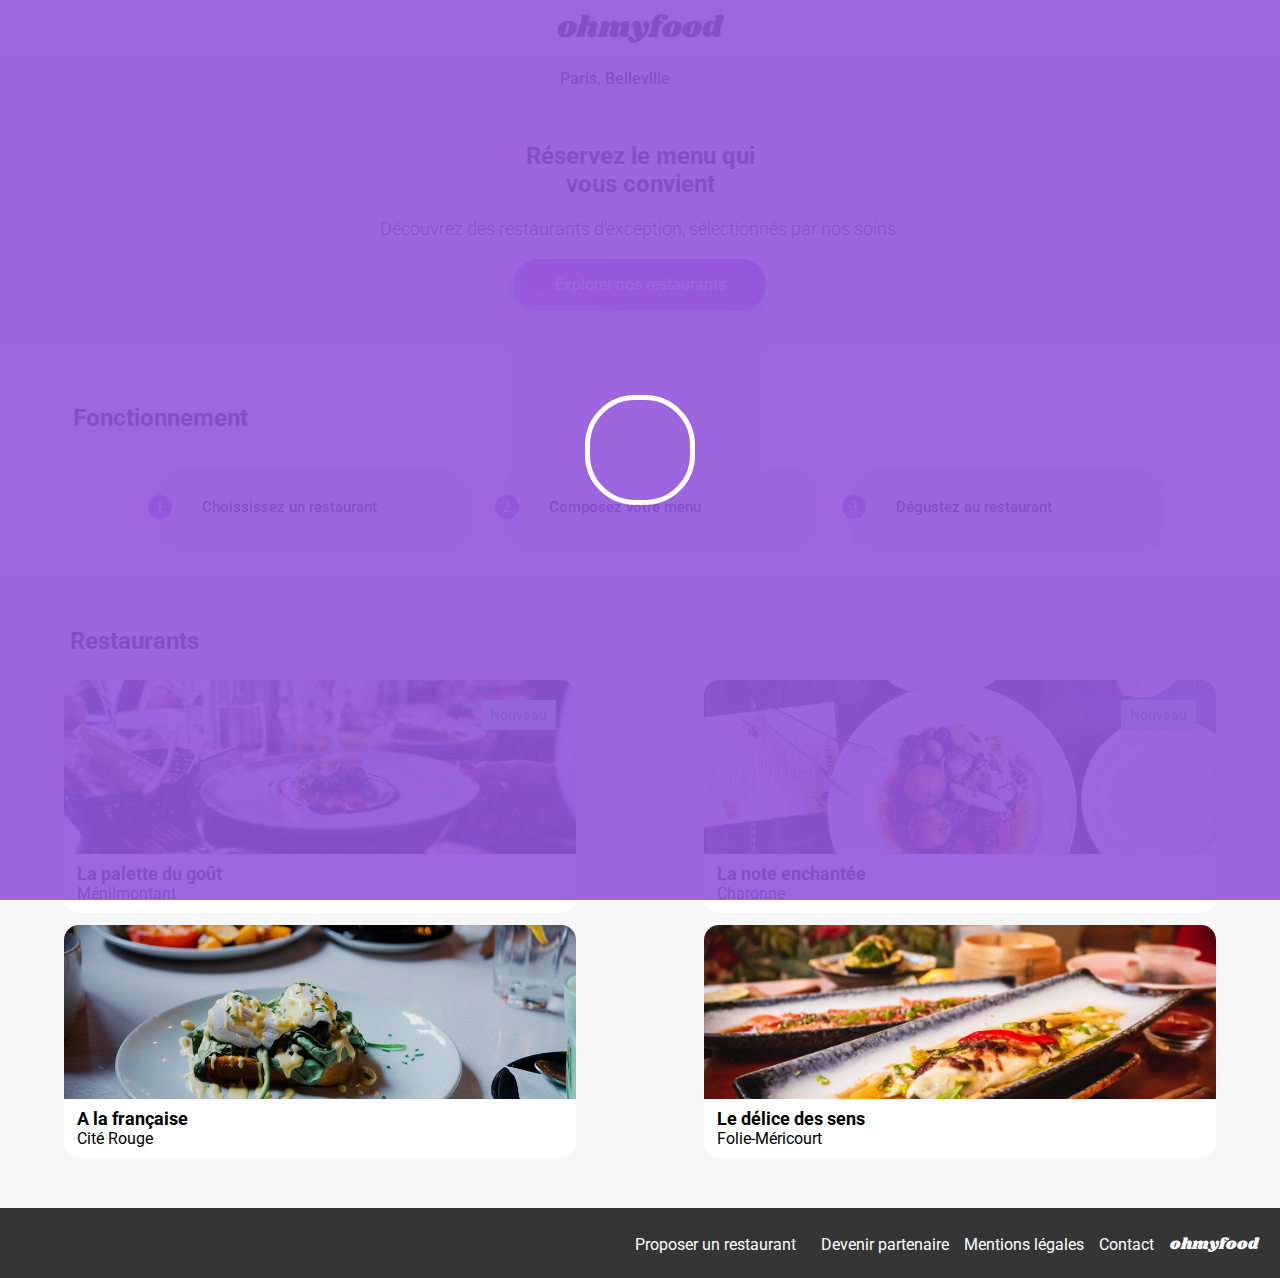
<file: index.html>
<!DOCTYPE html>
<html lang="fr">
  <head>
    <meta charset="UTF-8" />
    <meta name="viewport" content="width=device-width, initial-scale=1.0" />
    <title>ohmyfood</title>
    <link rel="stylesheet" href="https://cdnjs.cloudflare.com/ajax/libs/font-awesome/6.4.2/css/all.min.css"
    integrity="sha512-z3gLpd7yknf1YoNbCzqRKc4qyor8gaKU1qmn+CShxbuBusANI9QpRohGBreCFkKxLhei6S9CQXFEbbKuqLg0DA=="
    crossorigin="anonymous" referrerpolicy="no-referrer" />
 
    <link rel="stylesheet" href="assets/style.css" />
  </head>
    <body>  
        <div class="loader">
            
        
      </div>

            <header>
                <div class="logo">
                    <img src="assets/logo/ohmyfood.png" alt="ohmyfood"/>
                </div>
            
            <nav class="navbar">
                <i class="fa-solid fa-location-dot"></i>
                <input 
                    type="search"
                    class="text-recherche"
                    name="localisation"
                    placeholder="Paris, Belleville"/>
            </nav>
            </header>
        <main>
        <div class="explorer">
            <h1> Réservez le menu qui<br/>vous convient</h1>
                <h2>Découvrez des restaurants d'exception, sélectionnés par nos soins.</h2>
                <div class="button"> Explorer nos restaurants</div>
        </div>
        <section class="foncionning">
            <h3> Fonctionnement </h3>
            <div class="choix">
                <ol> 
                    <li>
                    <div class="number"> 1</div>
                            <i class="fa-solid fa-mobile-screen-button"></i>
                         <p> Choississez un restaurant</p>
                    </li>
                    <li>
                        <div class="number"> 2</div>
                            <i class="fa-solid fa-list-ul"></i>
                        <p> Composez votre menu</p>
                    </li>
                    <li>
                    <div class="number"> 3</div>
                            <i class="fa-solid fa-store"></i>
                        <p> Dégustez au restaurant</p>
                    </ol>
                 </div>  
            
        </section>
        <section class="restaurants">
            <h3> Restaurants</h3>
            <div class="listrestaurant">
            <article class="card"> 
                <a href="Lapalettedugout.html" class="palettedugout">
                <img src="assets/restaurants/jay-wennington-N_Y88TWmGwA-unsplash.jpg" alt="image d'une assiette sur une grande tablée">
                </a>
                <div class="cardcontent">
                <span> La palette du goût</span>
                    <p>Ménilmontant</p>
                      <div class="hearthsContainer positionned">
                        <i class="far fa-heart hearthsContainer--hearth empty"></i>
                  <i class="fas fa-heart hearthsContainer--hearth full"></i>
                      </div>
                <p class="nouveau"> Nouveau</p>
            </div>
            </article>
            <article class="card">
                <a href="Lanoteenchantée.html" class="lanoteenchantée">
                 <img src="assets/restaurants/stil-u2Lp8tXIcjw-unsplash.jpg" alt="image d'une assiette avec du pain">
            </a>
            <div class="cardcontent">
                <span> La note enchantée</span> 
                    <p> Charonne</p> 
                    <div class="hearthsContainer positionned">
                        <i class="far fa-heart hearthsContainer--hearth empty"></i>
                        <i class="fas fa-heart hearthsContainer--hearth full"></i>
                      </div>
                    <p class="nouveau">Nouveau</p>
            </div>
            </article> 
            <article class="card">
                <a href="Alafrançaise.html" class="Alafrançaise">
                <img src="assets/restaurants/toa-heftiba-DQKerTsQwi0-unsplash.jpg" alt="image d'une assiette">
                </a>
                <div class="cardcontent"> 
                <span> A la française</span>
                <p>Cité Rouge</p>
                <div class="hearthsContainer positionned">
                    <i class="far fa-heart hearthsContainer--hearth empty"></i>
                    <i class="fas fa-heart hearthsContainer--hearth full"></i>
                  </div>
            </div>
            </article>
            <article class="card">
                <a href="Ledélicedessens.html" class="délicedessens">
                <img src="assets/restaurants/louis-hansel-shotsoflouis-qNBGVyOCY8Q-unsplash.jpg" alt="assiette longue">
                </a>
                <div class="cardcontent">
                <span>Le délice des sens</span>
                <p>Folie-Méricourt</p>
                <div class="hearthsContainer positionned">
                    <i class="far fa-heart hearthsContainer--hearth empty"></i>
                    <i class="fas fa-heart hearthsContainer--hearth full"></i>
                  </div>
                </div>
            </article>
            </div>    
        
        </section>
    </main>
    <footer class="footer">
        <div class="name">
            <p>ohmyfood</p>
        </div>
        <div class="footer-column">
             <p> <i class="fa-solid fa-utensils"></i>Proposer un restaurant</p>                
             <p> <i class="fa-solid fa-handshake-angle"></i> Devenir partenaire</p>
                <p>Mentions légales</p>
<a href="mailto:contact@ohmyfood.fr">Contact</a>            
        </div>
    </footer>
    </body>
</html>
</file>
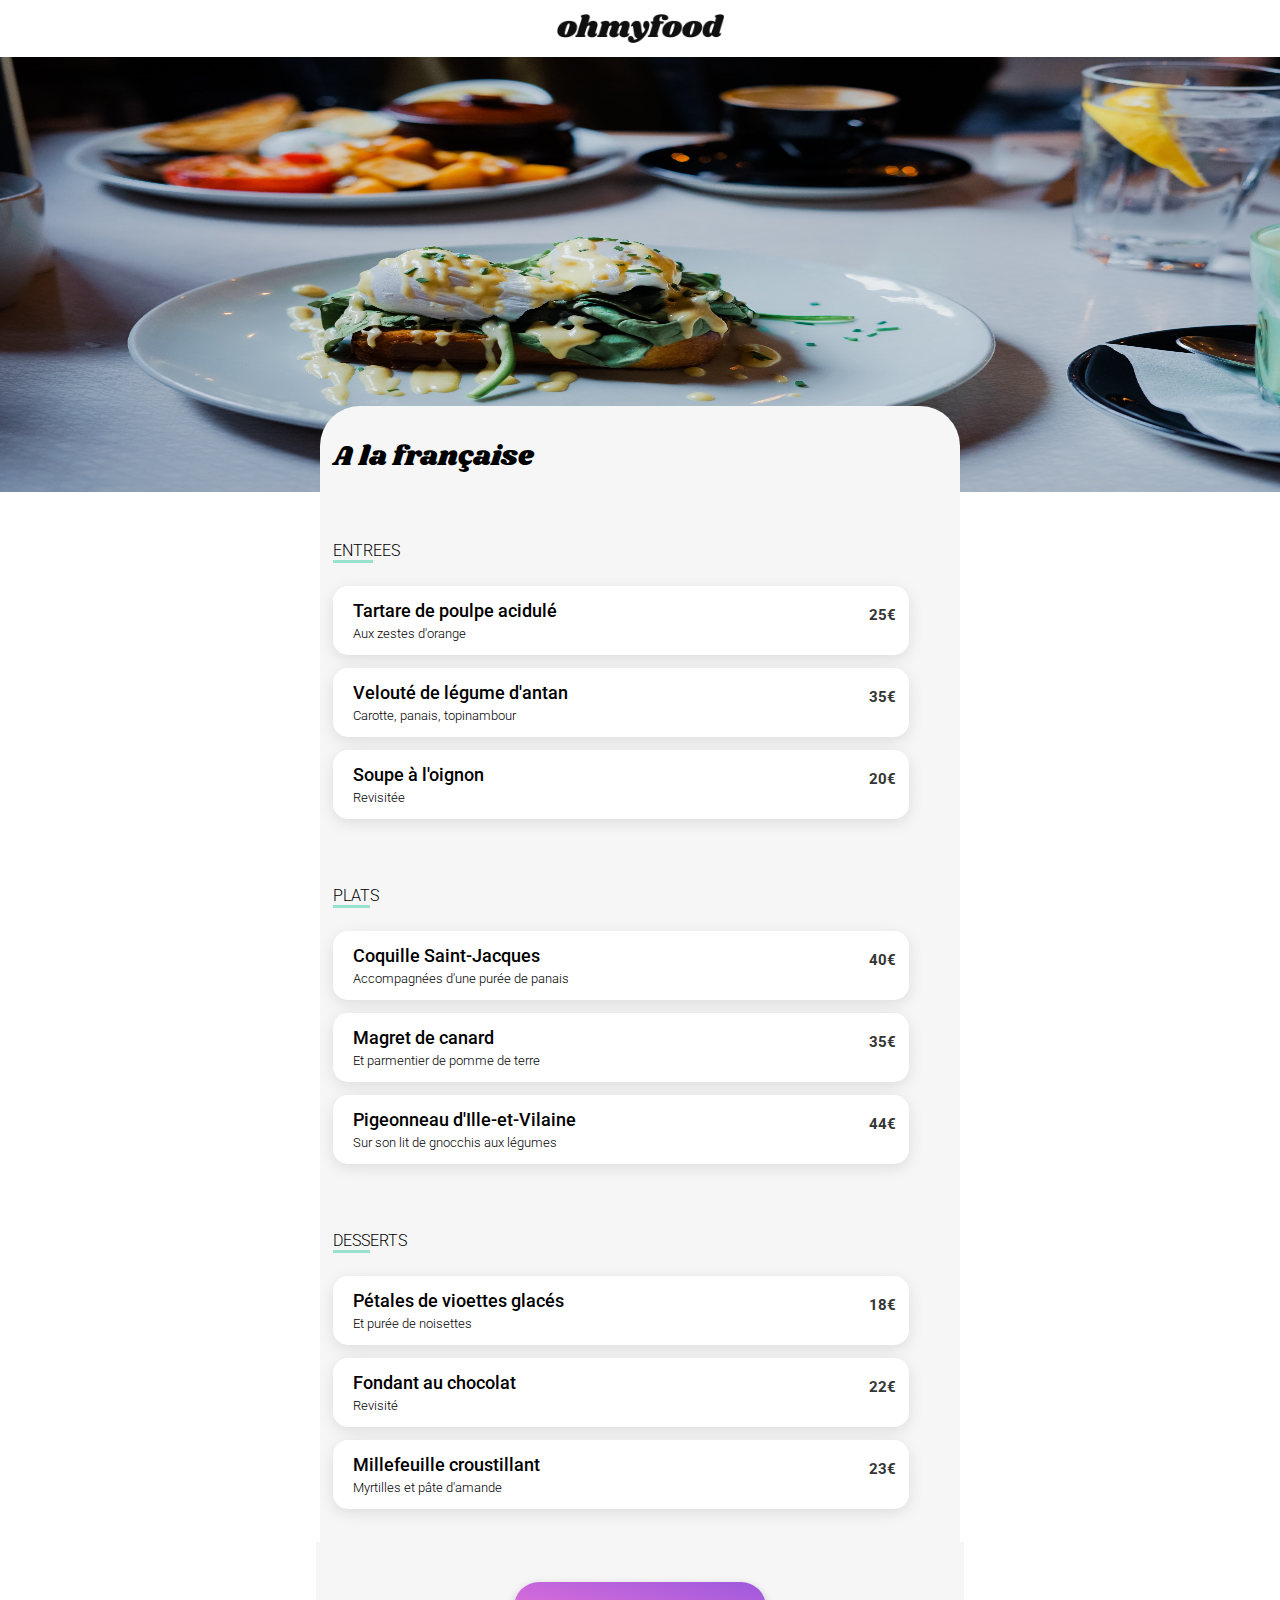
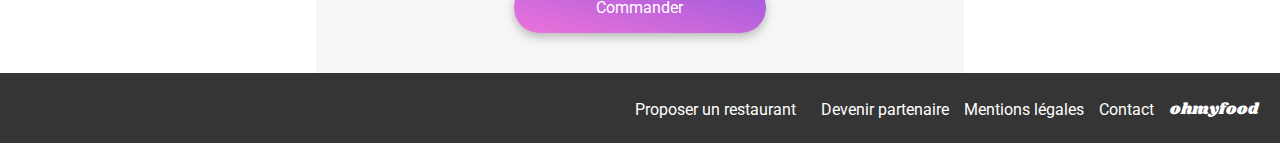
<file: Alafrançaise.html>
<!DOCTYPE html>
<html lang="fr">
  <head>
    <meta charset="UTF-8" />
    <meta name="viewport" content="width=device-width, initial-scale=1.0" />
    <title>ohmyfood</title>
    <link
      rel="stylesheet"
      href="https://cdnjs.cloudflare.com/ajax/libs/font-awesome/6.4.2/css/all.min.css"
      integrity="sha512-z3gLpd7yknf1YoNbCzqRKc4qyor8gaKU1qmn+CShxbuBusANI9QpRohGBreCFkKxLhei6S9CQXFEbbKuqLg0DA=="
      crossorigin="anonymous"
      referrerpolicy="no-referrer"
    />

    <link rel="stylesheet" href="assets/style.css" />
  </head>
  <body>   
    
      <header>
        <div class="logo">
          <a href="index.html" class="arrow">
            <i class="fa-solid fa-arrow-left"></i>
          </a>
          <img src="assets/logo/ohmyfood.png" alt="ohmyfood" />
        </div>
      </header>
    
    <main>
      <div class="cardimg">
        <img
          src="assets/restaurants/toa-heftiba-DQKerTsQwi0-unsplash.jpg"
          alt="assiette "
        />
      </div>
      <div class="descriptioncard">
        <div class="cardlist">
          <div class="namerestaurant">
            <h1>A la française</h1>
            <div class="hearthsContainer">
              <i class="far fa-heart hearthsContainer--hearth empty"></i>
              <i class="fas fa-heart hearthsContainer--hearth full"></i>
            </div>
          </div>
        </div>
        <h3 class="menutitle"><span>ENTR</span>EES</h3>
        <div class="anim1">
        <div class="menu">
          <div class="menu__infos">
            <p class="menu__infos--title">Tartare de poulpe acidulé</p>
            <p class="menu__infos--description">Aux zestes d'orange</p>
          </div>
          <div class="menu__price">
            <p class="menu__price--tarif">25€</p>
          </div>
          <div class="menu__check">
            <i class="fas fa-check-circle menu__check--check"></i>
          </div>
        </div>
        <div class="menu">
          <div class="menu__infos">
            <p class="menu__infos--title">Velouté de légume d'antan</p>
            <p class="menu__infos--description">
              Carotte, panais, topinambour
            </p>
          </div>
          <div class="menu__price">
            <p class="menu__price--tarif">35€</p>
          </div>
          <div class="menu__check">
            <i class="fas fa-check-circle menu__check--check"></i>
          </div>
        </div>
        <div class="menu">
          <div class="menu__infos">
            <p class="menu__infos--title">Soupe à l'oignon</p>
            <p class="menu__infos--description">
              Revisitée
            </p>
          </div>
          <div class="menu__price">
            <p class="menu__price--tarif">20€</p>
          </div>
          <div class="menu__check">
            <i class="fas fa-check-circle menu__check--check"></i>
          </div>
        </div>
        </div>
        <div class="cardlist">
          <h3 class="menutitle"><span>PLAT</span>S</h3>
        </div>
        <div class="anim2">
        <div class="menu">
          <div class="menu__infos">
            <p class="menu__infos--title">Coquille Saint-Jacques</p>
            <p class="menu__infos--description">
              Accompagnées d'une purée de panais
            </p>
          </div>
          <div class="menu__price">
            <p class="menu__price--tarif">40€</p>
          </div>
          <div class="menu__check">
            <i class="fas fa-check-circle menu__check--check"></i>
          </div>
        </div>
        <div class="menu">
          <div class="menu__infos">
            <p class="menu__infos--title">Magret de canard</p>
            <p class="menu__infos--description">
              Et parmentier de pomme de terre
            </p>
          </div>
          <div class="menu__price">
            <p class="menu__price--tarif">35€</p>
          </div>
          <div class="menu__check">
            <i class="fas fa-check-circle menu__check--check"></i>
          </div>
        </div>
        <div class="menu">
          <div class="menu__infos">
            <p class="menu__infos--title">Pigeonneau d'Ille-et-Vilaine</p>
            <p class="menu__infos--description">Sur son lit de gnocchis aux légumes</p>
          </div>
          <div class="menu__price">
            <p class="menu__price--tarif">44€</p>
          </div>
          <div class="menu__check">
            <i class="fas fa-check-circle menu__check--check"></i>
          </div>
        </div>
        </div>
        <div class="cardlist"></div>
        <h3 class="menutitle"><span>DESS</span>ERTS</h3>
        <div class="anim3">
        <div class="menu">
          <div class="menu__infos">
            <p class="menu__infos--title">Pétales de vioettes glacés</p>
            <p class="menu__infos--description">Et purée de noisettes</p>
          </div>
          <div class="menu__price">
            <p class="menu__price--tarif">18€</p>
          </div>
          <div class="menu__check">
            <i class="fas fa-check-circle menu__check--check"></i>
          </div>
        </div>
        <div class="menu">
          <div class="menu__infos">
            <p class="menu__infos--title">Fondant au chocolat</p>
            <p class="menu__infos--description">
              Revisité
            </p>
          </div>
          <div class="menu__price">
            <p class="menu__price--tarif">22€</p>
          </div>
          <div class="menu__check">
            <i class="fas fa-check-circle menu__check--check"></i>
          </div>
        </div>
        <div class="menu">
          <div class="menu__infos">
            <p class="menu__infos--title">Millefeuille croustillant</p>
            <p class="menu__infos--description">
              Myrtilles et pâte d'amande
            </p>
          </div>
          <div class="menu__price">
            <p class="menu__price--tarif">23€</p>
          </div>
          <div class="menu__check">
            <i class="fas fa-check-circle menu__check--check"></i>
          </div>
        </div>
      </div>
      </div>
      <div class="commander">
        <div
          class="button" > Commander</div >
      </div>
    </main>
    <footer class="footer">
      <div class="name">
        <p>ohmyfood</p>
      </div>
      <div class="footer-column">
        <p><i class="fa-solid fa-utensils"></i>Proposer un restaurant</p>
        <p><i class="fa-solid fa-handshake-angle"></i> Devenir partenaire</p>
        <p>Mentions légales</p>
        <a href="mailto:contact@ohmyfood.fr">Contact</a>
      </div>
    </footer>
  </body>
</html>
</file>
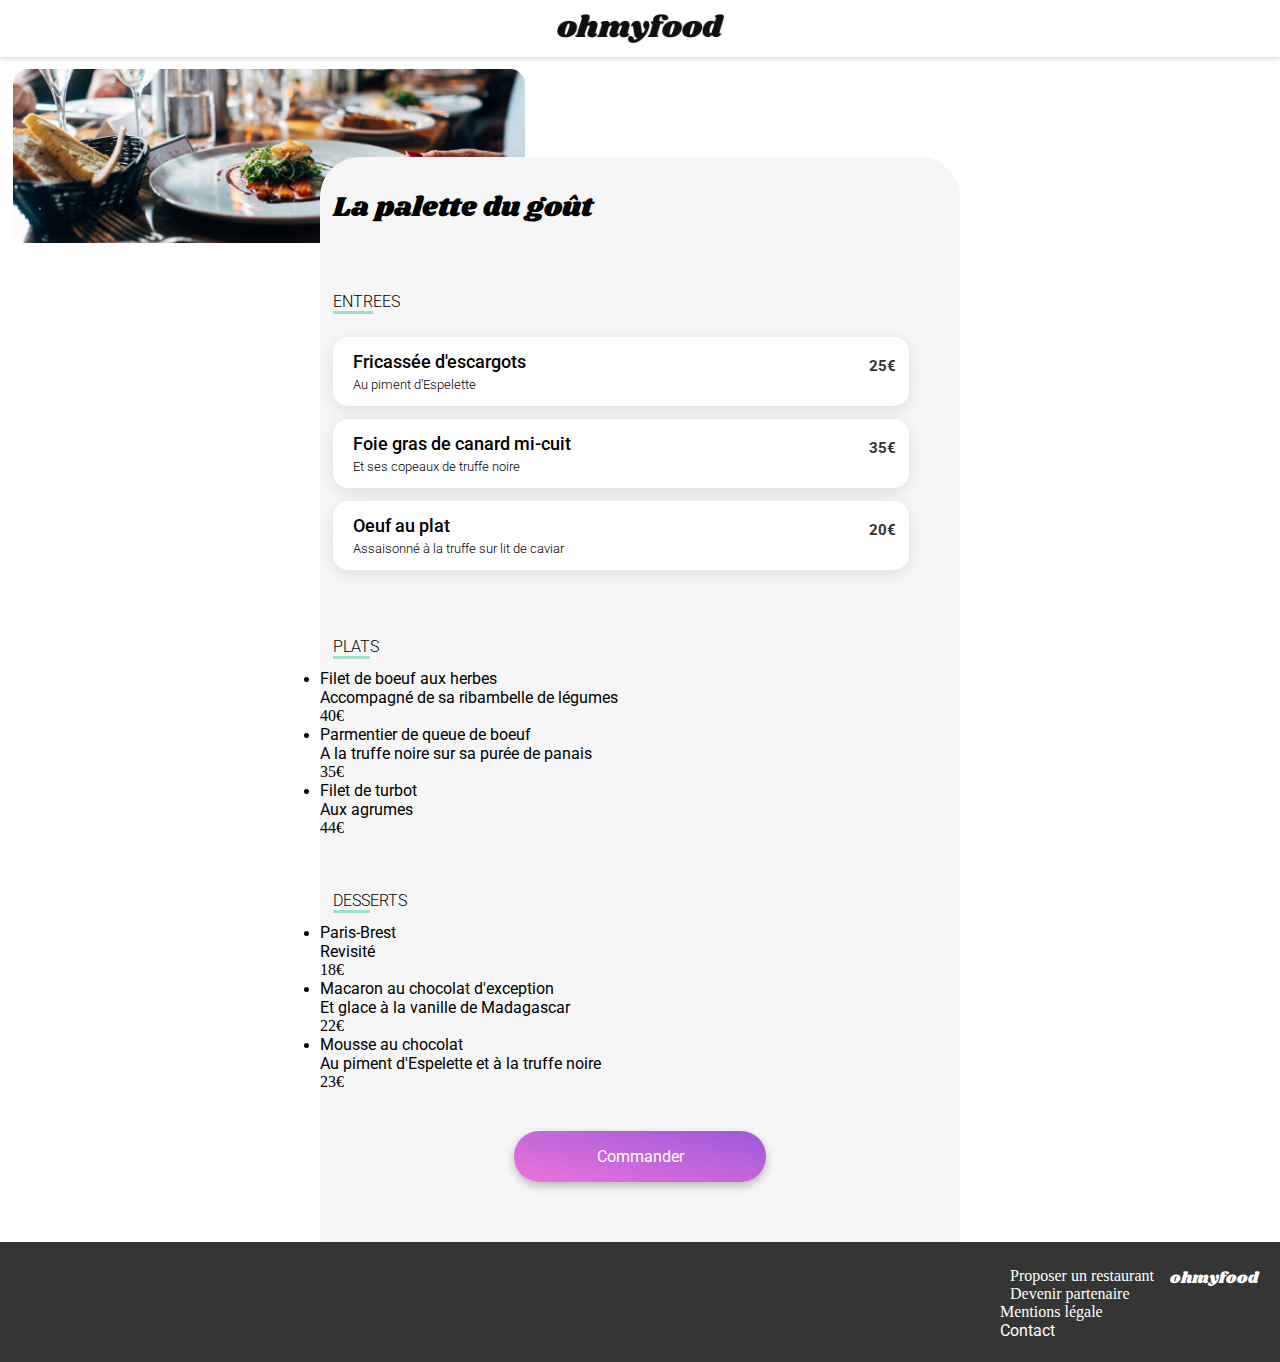
<file: La palette du gout.html>
<!DOCTYPE html>
<html lang="fr">
  <head>
    <meta charset="UTF-8" />
    <meta name="viewport" content="width=device-width, initial-scale=1.0" />
    <title>ohmyfood</title>
    <link rel="stylesheet" href="https://cdnjs.cloudflare.com/ajax/libs/font-awesome/6.4.2/css/all.min.css"
    integrity="sha512-z3gLpd7yknf1YoNbCzqRKc4qyor8gaKU1qmn+CShxbuBusANI9QpRohGBreCFkKxLhei6S9CQXFEbbKuqLg0DA=="
    crossorigin="anonymous" referrerpolicy="no-referrer" />
 
    <link rel="stylesheet" href="assets/style.css" />
  </head>

    <body>
        <div class="main container">
            <header>

                <div class="logo">
                    <i class="fa-solid fa-arrow-left"></i>
                    <img src="assets/logo/ohmyfood.png" alt="ohmyfood"/>
                </div>
            </header>
        </div>
    <main>
        <div class="card img">
            <img src="assets/restaurants/jay-wennington-N_Y88TWmGwA-unsplash.jpg" alt="assiette ronde blanche avec plat ">
        </div>
        <div class="descriptioncard">
        <div class="namerestaurant">
            <h1> La palette du goût </h1>
            <div class="hearthsContainer">
                <i class="far fa-heart hearthsContainer--hearth empty"></i>
                <i class="fas fa-heart hearthsContainer--hearth full"></i>
              </div>
        </div>    
        <div class="cardlist">
        </div>
                <h3 class="menutitle">
                     <span>ENTR</span>EES
                </h3>
                <div class="menu">
                    <div class="menu__infos">
                            <p class="menu__infos--title"> 
                             Fricassée d'escargots</p>
                            <p class="menu__infos--description"> 
                              Au piment d'Espelette</p>
                     </div>
                     <div class="menu__price">
                             <p class="menu__price--tarif"> 25€</p>
                      </div>
                      <div class="menu__check">
                            <i class="fas fa-check-circle menu__check--check"></i>
                      </div>
                </div>
                <div class="menu">
                    <div class="menu__infos">
                            <p class="menu__infos--title"> 
                             Foie gras de canard mi-cuit</p>
                            <p class="menu__infos--description"> 
                              Et ses copeaux de truffe noire</p>
                     </div>
                     <div class="menu__price">
                             <p class="menu__price--tarif"> 35€</p>
                      </div>
                      <div class="menu__check">
                            <i class="fas fa-check-circle menu__check--check"></i>
                      </div>
                </div>
                <div class="menu">
                    <div class="menu__infos">
                            <p class="menu__infos--title"> 
                             Oeuf au plat</p>
                            <p class="menu__infos--description"> 
                              Assaisonné à la truffe sur lit de caviar</p>
                     </div>
                     <div class="menu__price">
                             <p class="menu__price--tarif"> 20€</p>
                      </div>
                      <div class="menu__check">
                            <i class="fas fa-check-circle menu__check--check"></i>
                      </div>
                </div>
        <div class="cardlist">
                <h3 class="menutitle">
                    <span>PLAT</span>S
                </h3>
        <ul class="cardmenulist">
            <li>
                <div class="menudescription">
                <p class="descriptiontitle"> Filet de boeuf aux herbes</p>
                <p class="descriptioninfo"> Accompagné de sa ribambelle de légumes</p>
                </div>
                <span class="price"> 40€</span>
            </li>
            <li>
                <div class="menudescription">
                <p class="descriptiontitle"> Parmentier de queue de boeuf</p>
                <p class="descriptioninfo"> A la truffe noire sur sa purée de panais</p>
                </div>
                <span class="price"> 35€</span>
            </li>
            <li>
                <div class="menudescription">
                <p class="descriptiontitle"> Filet de turbot</p>
                <p class="descriptioninfo"> Aux agrumes</p>
                </div>
                <span class="price"> 44€</span>
            </li>
        </ul>
        <div class="cardlist">
        </div>
                <h3 class="menutitle">
                    <span>DESS</span>ERTS 
                </h3>
        <ul class="cardmenulist">
            <li>
                <div class="menudescription">
                <p class="descriptiontitle"> Paris-Brest</p>
                <p class="descriptioninfo"> Revisité</p>
                </div>
                <span class="price"> 18€</span>
            </li>
            <li>
                <div class="menudescription">
                <p class="descriptiontitle"> Macaron au chocolat d'exception</p>
                <p class="descriptioninfo"> Et glace à la vanille de Madagascar</p>
                </div>
                <span class="price"> 22€</span>
            </li>
            <li>
                <div class="menudescription">
                <p class="descriptiontitle"> Mousse au chocolat</p>
                <p class="descriptioninfo"> Au piment d'Espelette et à la truffe noire</p>
                </div>
                <span class="price"> 23€</span>
            </li>
        </ul>
        </div>
        <div class="explorer">
             <a class="button" button="Explorernosrestaurants" href="explorernosrestaurants" > Commander</a>
        </div>
    </div>
    </main>
    <footer class="footer">
        <div class="name">
            <p>ohmyfood</p>
        </div>
        <div class="footer-column">
            <ul>
                <li>
                    <i class="fa-solid fa-utensils"></i>
                Proposer un restaurant
                </li>
                <li>      
                    <i class="fa-solid fa-handshake-angle"></i>
                Devenir partenaire
            </li> 
            <li>
                Mentions légale
            </li>
            <li>
                <class="email" href="mail..."> <a>Contact</a>
            </li>
            </ul>
        </div>
    </footer>



    </body>
</html>
</file>
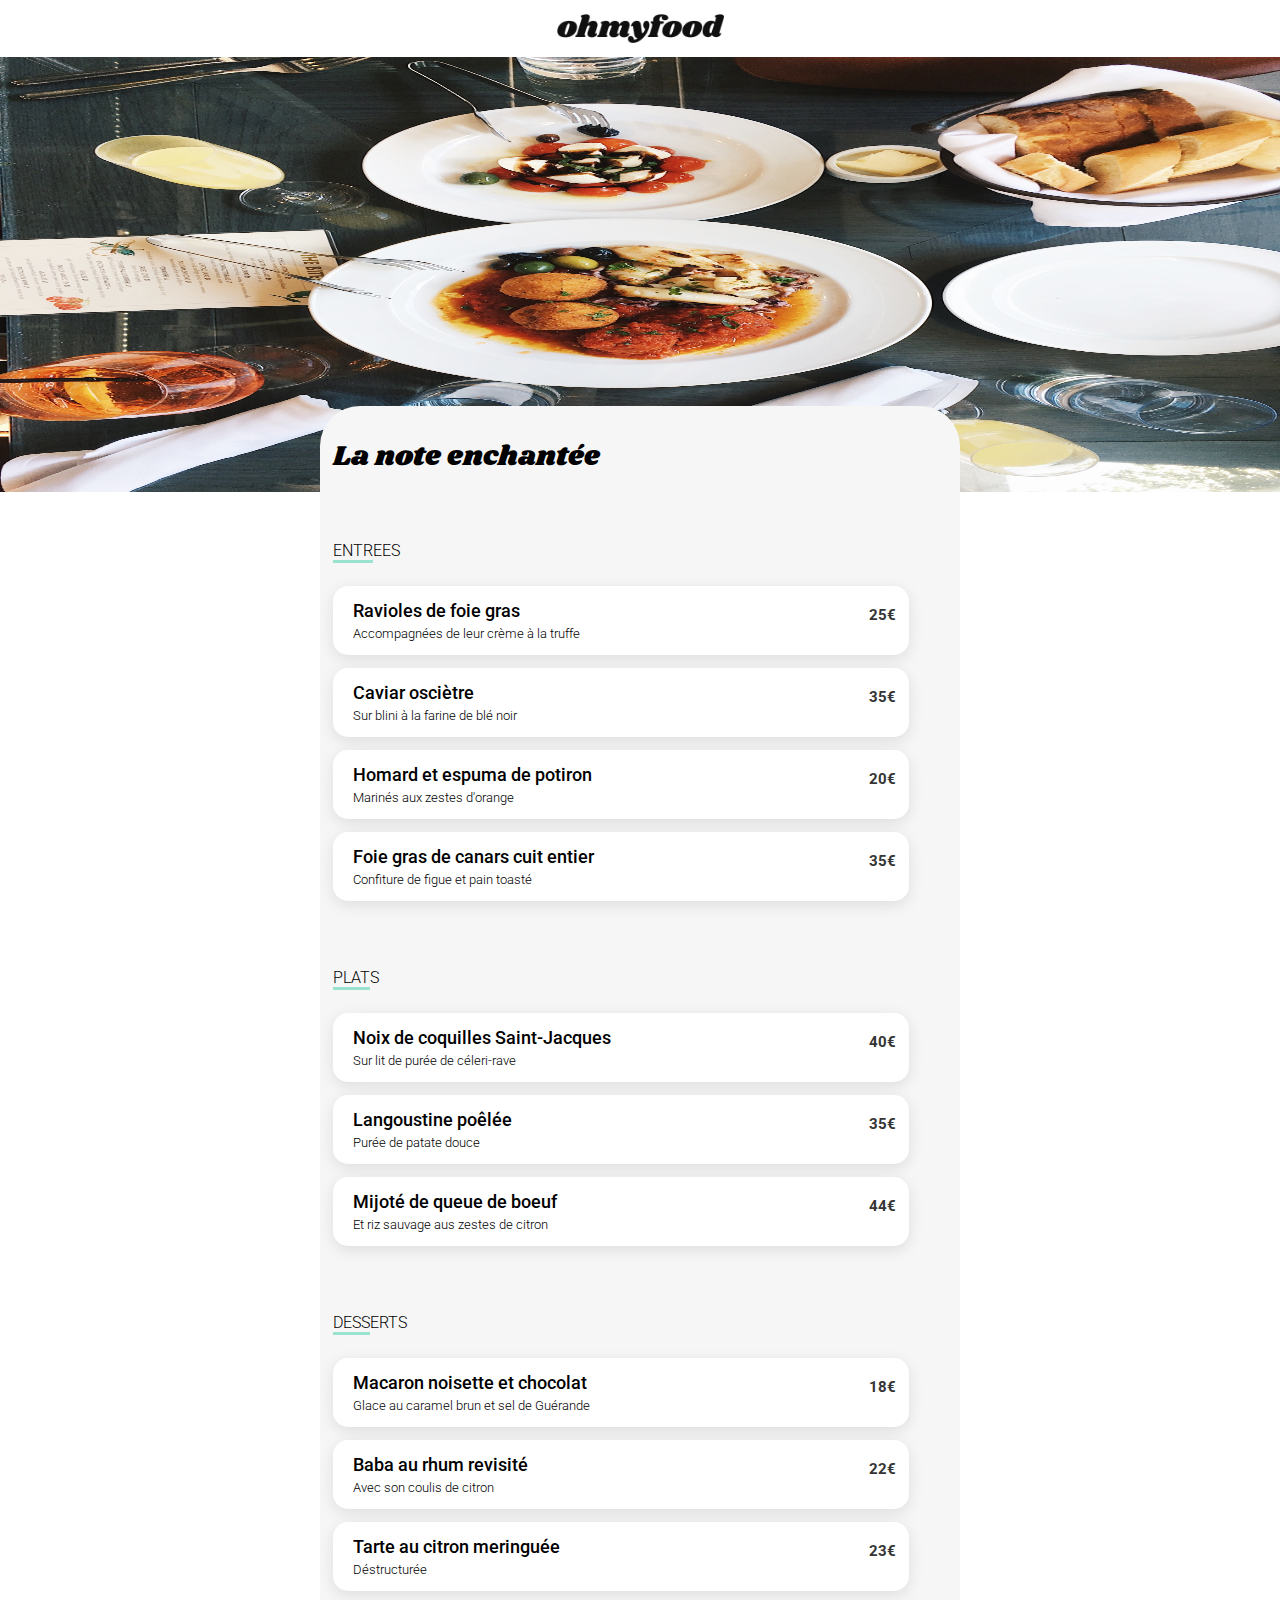
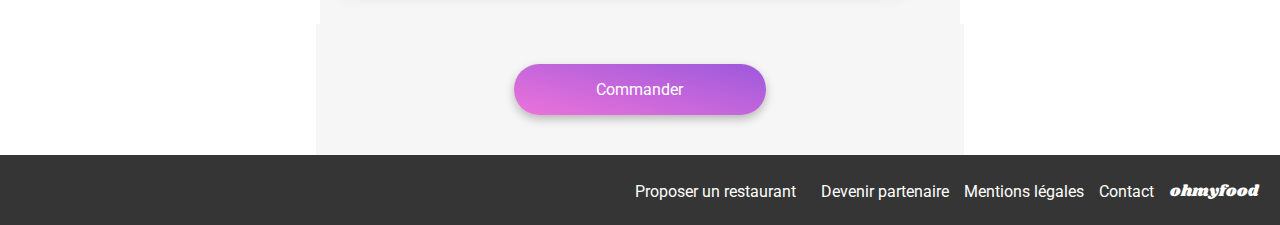
<file: Lanoteenchantée.html>
<!DOCTYPE html>
<html lang="fr">
  <head>
    <meta charset="UTF-8" />
    <meta name="viewport" content="width=device-width, initial-scale=1.0" />
    <title>ohmyfood</title>
    <link
      rel="stylesheet"
      href="https://cdnjs.cloudflare.com/ajax/libs/font-awesome/6.4.2/css/all.min.css"
      integrity="sha512-z3gLpd7yknf1YoNbCzqRKc4qyor8gaKU1qmn+CShxbuBusANI9QpRohGBreCFkKxLhei6S9CQXFEbbKuqLg0DA=="
      crossorigin="anonymous"
      referrerpolicy="no-referrer"
    />

    <link rel="stylesheet" href="assets/style.css" />
  </head>
  <body>   
    
      <header>
        <div class="logo">
          <a href="index.html" class="arrow">
            <i class="fa-solid fa-arrow-left"></i>
          </a>
          <img src="assets/logo/ohmyfood.png" alt="ohmyfood" />
        </div>
      </header>
    <main>
      <div class="cardimg">
        <img
          src="assets/restaurants/stil-u2Lp8tXIcjw-unsplash.jpg"
          alt="assiette avec du pain "
        />
      </div>
      <div class="descriptioncard">
        <div class="cardlist">
          <div class="namerestaurant">
            <h1>La note enchantée</h1>
            <div class="hearthsContainer">
              <i class="far fa-heart hearthsContainer--hearth empty"></i>
              <i class="fas fa-heart hearthsContainer--hearth full"></i>
            </div>
          </div>
        </div>
        <h3 class="menutitle"><span>ENTR</span>EES</h3>
        <div class="anim1">
        <div class="menu">
          <div class="menu__infos">
            <p class="menu__infos--title">Ravioles de foie gras</p>
            <p class="menu__infos--description">Accompagnées de leur crème à la truffe</p>
          </div>
          <div class="menu__price">
            <p class="menu__price--tarif">25€</p>
          </div>
          <div class="menu__check">
            <i class="fas fa-check-circle menu__check--check"></i>
          </div>
        </div>
        <div class="menu">
          <div class="menu__infos">
            <p class="menu__infos--title">Caviar osciètre</p>
            <p class="menu__infos--description">
              Sur blini à la farine de blé noir
            </p>
          </div>
          <div class="menu__price">
            <p class="menu__price--tarif">35€</p>
          </div>
          <div class="menu__check">
            <i class="fas fa-check-circle menu__check--check"></i>
          </div>
        </div>
        <div class="menu">
          <div class="menu__infos">
            <p class="menu__infos--title">Homard et espuma de potiron</p>
            <p class="menu__infos--description">
              Marinés aux zestes d'orange
            </p>
          </div>
          <div class="menu__price">
            <p class="menu__price--tarif">20€</p>
          </div>
          <div class="menu__check">
            <i class="fas fa-check-circle menu__check--check"></i>
          </div>
        </div>
          <div class="menu">
            <div class="menu__infos">
              <p class="menu__infos--title">Foie gras de canars cuit entier</p>
              <p class="menu__infos--description">Confiture de figue et pain toasté</p>
            </div>
            <div class="menu__price">
              <p class="menu__price--tarif">35€</p>
            </div>
            <div class="menu__check">
              <i class="fas fa-check-circle menu__check--check"></i>
            </div>
          </div>
        </div>
        <div class="cardlist">
          <h3 class="menutitle"><span>PLAT</span>S</h3>
         </div> 
         <div class="anim2">
          
        <div class="menu">
          <div class="menu__infos">
            <p class="menu__infos--title">Noix de coquilles Saint-Jacques</p>
            <p class="menu__infos--description">
              Sur lit de purée de céleri-rave
            </p>
          </div>
          <div class="menu__price">
            <p class="menu__price--tarif">40€</p>
          </div>
          <div class="menu__check">
            <i class="fas fa-check-circle menu__check--check"></i>
          </div>
        </div>
        <div class="menu">
          <div class="menu__infos">
            <p class="menu__infos--title">Langoustine poêlée</p>
            <p class="menu__infos--description">
              Purée de patate douce
            </p>
          </div>
          <div class="menu__price">
            <p class="menu__price--tarif">35€</p>
          </div>
          <div class="menu__check">
            <i class="fas fa-check-circle menu__check--check"></i>
          </div>
        </div>
        <div class="menu">
          <div class="menu__infos">
            <p class="menu__infos--title">Mijoté de queue de boeuf</p>
            <p class="menu__infos--description">Et riz sauvage aus zestes de citron</p>
          </div>
          <div class="menu__price">
            <p class="menu__price--tarif">44€</p>
          </div>
          <div class="menu__check">
            <i class="fas fa-check-circle menu__check--check"></i>
          </div>
        </div>
         </div>
        <div class="cardlist"></div>
        <h3 class="menutitle"><span>DESS</span>ERTS</h3>
        <div class="anim3">
        <div class="menu">
          <div class="menu__infos">
            <p class="menu__infos--title">Macaron noisette et chocolat</p>
            <p class="menu__infos--description">Glace au caramel brun et sel de Guérande</p>
          </div>
          <div class="menu__price">
            <p class="menu__price--tarif">18€</p>
          </div>
          <div class="menu__check">
            <i class="fas fa-check-circle menu__check--check"></i>
          </div>
        </div>
        <div class="menu">
          <div class="menu__infos">
            <p class="menu__infos--title">Baba au rhum revisité</p>
            <p class="menu__infos--description">
              Avec son coulis de citron
            </p>
          </div>
          <div class="menu__price">
            <p class="menu__price--tarif">22€</p>
          </div>
          <div class="menu__check">
            <i class="fas fa-check-circle menu__check--check"></i>
          </div>
        </div>
        <div class="menu">
          <div class="menu__infos">
            <p class="menu__infos--title">Tarte au citron meringuée</p>
            <p class="menu__infos--description">
              Déstructurée
            </p>
          </div>
          <div class="menu__price">
            <p class="menu__price--tarif">23€</p>
          </div>
          <div class="menu__check">
            <i class="fas fa-check-circle menu__check--check"></i>
          </div>
        </div>
      </div>
      </div>
      <div class="commander">
        <div
          class="button"> Commander</div >
      </div>
    </main>
    <footer class="footer">
      <div class="name">
        <p>ohmyfood</p>
      </div>
      <div class="footer-column">
        <p><i class="fa-solid fa-utensils"></i>Proposer un restaurant</p>
        <p><i class="fa-solid fa-handshake-angle"></i> Devenir partenaire</p>
        <p>Mentions légales</p>
        <a href="mailto:contact@ohmyfood.fr">Contact</a>
      </div>
    </footer>
  </body>
</html>
</file>
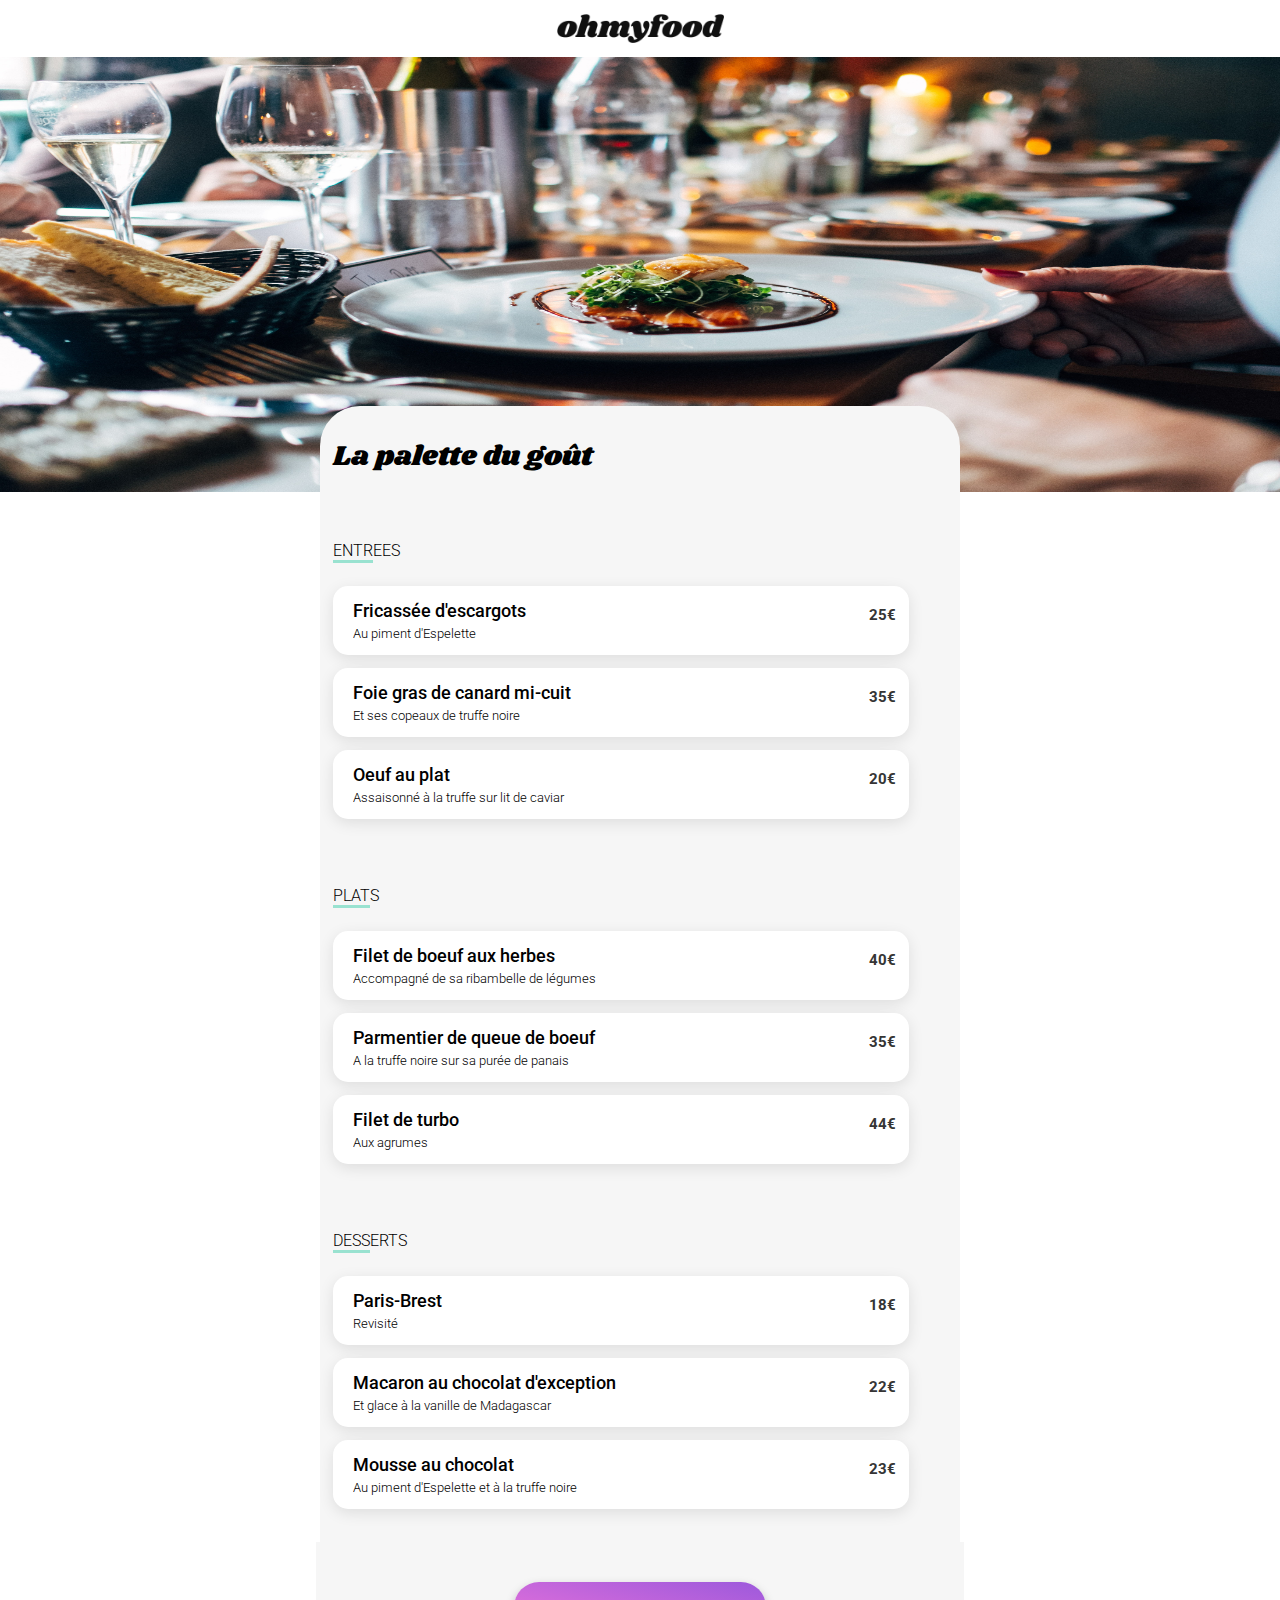
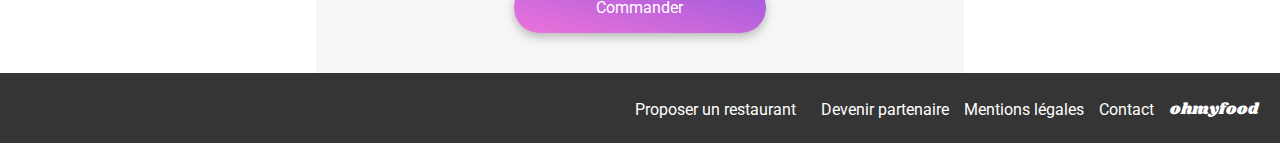
<file: Lapalettedugout.html>
<!DOCTYPE html>
<html lang="fr">
  <head>
    <meta charset="UTF-8" />
    <meta name="viewport" content="width=device-width, initial-scale=1.0" />
    <title>ohmyfood</title>
    <link
      rel="stylesheet"
      href="https://cdnjs.cloudflare.com/ajax/libs/font-awesome/6.4.2/css/all.min.css"
      integrity="sha512-z3gLpd7yknf1YoNbCzqRKc4qyor8gaKU1qmn+CShxbuBusANI9QpRohGBreCFkKxLhei6S9CQXFEbbKuqLg0DA=="
      crossorigin="anonymous"
      referrerpolicy="no-referrer"
    />

    <link rel="stylesheet" href="assets/style.css" />
  </head>
  <body>   
    
      <header>
        <div class="logo">
          <a href="index.html" class="arrow">
            <i class="fa-solid fa-arrow-left"></i>
          </a>
          <img src="assets/logo/ohmyfood.png" alt="ohmyfood" />
        </div>
      </header> 
    <main>
      <div class="cardimg">
        <img
          src="assets/restaurants/jay-wennington-N_Y88TWmGwA-unsplash.jpg"
          alt="assiette ronde blanche avec plat "
        />
      </div>
      <div class="descriptioncard">
        <div class="cardlist">
          <div class="namerestaurant">
            <h1>La palette du goût</h1>
            <div class="hearthsContainer">
              <i class="far fa-heart hearthsContainer--hearth empty"></i>
              <i class="fas fa-heart hearthsContainer--hearth full"></i>
            </div>
          </div>
        </div>
        <h3 class="menutitle"><span>ENTR</span>EES</h3>
<div class="anim1">
        <div class="menu">
          <div class="menu__infos">
            <p class="menu__infos--title">Fricassée d'escargots</p>
            <p class="menu__infos--description">Au piment d'Espelette</p>
          </div>
          <div class="menu__price">
            <p class="menu__price--tarif">25€</p>
          </div>
          <div class="menu__check">
            <i class="fas fa-check-circle menu__check--check"></i>
          </div>
        </div>
        <div class="menu">
          <div class="menu__infos">
            <p class="menu__infos--title">Foie gras de canard mi-cuit</p>
            <p class="menu__infos--description">
              Et ses copeaux de truffe noire
            </p>
          </div>
          <div class="menu__price">
            <p class="menu__price--tarif">35€</p>
          </div>
          <div class="menu__check">
            <i class="fas fa-check-circle menu__check--check"></i>
          </div>
        </div>
        <div class="menu">
          <div class="menu__infos">
            <p class="menu__infos--title">Oeuf au plat</p>
            <p class="menu__infos--description">
              Assaisonné à la truffe sur lit de caviar
            </p>
          </div>
          <div class="menu__price">
            <p class="menu__price--tarif">20€</p>
          </div>
          <div class="menu__check">
            <i class="fas fa-check-circle menu__check--check"></i>
          </div>
        </div>
      </div>
        <div class="cardlist">
          <h3 class="menutitle"><span>PLAT</span>S</h3>
        </div>
        <div class="anim2">
        <div class="menu">
          <div class="menu__infos">
            <p class="menu__infos--title">Filet de boeuf aux herbes</p>
            <p class="menu__infos--description">
              Accompagné de sa ribambelle de légumes
            </p>
          </div>
          <div class="menu__price">
            <p class="menu__price--tarif">40€</p>
          </div>
          <div class="menu__check">
            <i class="fas fa-check-circle menu__check--check"></i>
          </div>
        </div>
        <div class="menu">
          <div class="menu__infos">
            <p class="menu__infos--title">Parmentier de queue de boeuf</p>
            <p class="menu__infos--description">
              A la truffe noire sur sa purée de panais
            </p>
          </div>
          <div class="menu__price">
            <p class="menu__price--tarif">35€</p>
          </div>
          <div class="menu__check">
            <i class="fas fa-check-circle menu__check--check"></i>
          </div>
        </div>
        <div class="menu">
          <div class="menu__infos">
            <p class="menu__infos--title">Filet de turbo</p>
            <p class="menu__infos--description">Aux agrumes</p>
          </div>
          <div class="menu__price">
            <p class="menu__price--tarif">44€</p>
          </div>
          <div class="menu__check">
            <i class="fas fa-check-circle menu__check--check"></i>
          </div>
        </div>
      </div>
        <div class="cardlist"></div>
        <h3 class="menutitle"><span>DESS</span>ERTS</h3>
        <div class="anim3">
        <div class="menu">
          <div class="menu__infos">
            <p class="menu__infos--title">Paris-Brest</p>
            <p class="menu__infos--description">Revisité</p>
          </div>
          <div class="menu__price">
            <p class="menu__price--tarif">18€</p>
          </div>
          <div class="menu__check">
            <i class="fas fa-check-circle menu__check--check"></i>
          </div>
        </div>
        <div class="menu">
          <div class="menu__infos">
            <p class="menu__infos--title">Macaron au chocolat d'exception</p>
            <p class="menu__infos--description">
              Et glace à la vanille de Madagascar
            </p>
          </div>
          <div class="menu__price">
            <p class="menu__price--tarif">22€</p>
          </div>
          <div class="menu__check">
            <i class="fas fa-check-circle menu__check--check"></i>
          </div>
        </div>
        <div class="menu">
          <div class="menu__infos">
            <p class="menu__infos--title">Mousse au chocolat</p>
            <p class="menu__infos--description">
              Au piment d'Espelette et à la truffe noire
            </p>
          </div>
          <div class="menu__price">
            <p class="menu__price--tarif">23€</p>
          </div>
          <div class="menu__check">
            <i class="fas fa-check-circle menu__check--check"></i>
          </div>
        </div>
      </div>
    </div>

      <div class="commander">
        <div class="button"> Commander</div>
      </div>
    </main>
    <footer class="footer">
      <div class="name">
        <p>ohmyfood</p>
      </div>
      <div class="footer-column">
        <p><i class="fa-solid fa-utensils"></i>Proposer un restaurant</p>
        <p><i class="fa-solid fa-handshake-angle"></i> Devenir partenaire</p>
        <p>Mentions légales</p>
        <a href="mailto:contact@ohmyfood.fr">Contact</a>
      </div>
    </footer>
  </body>
</html>
</file>
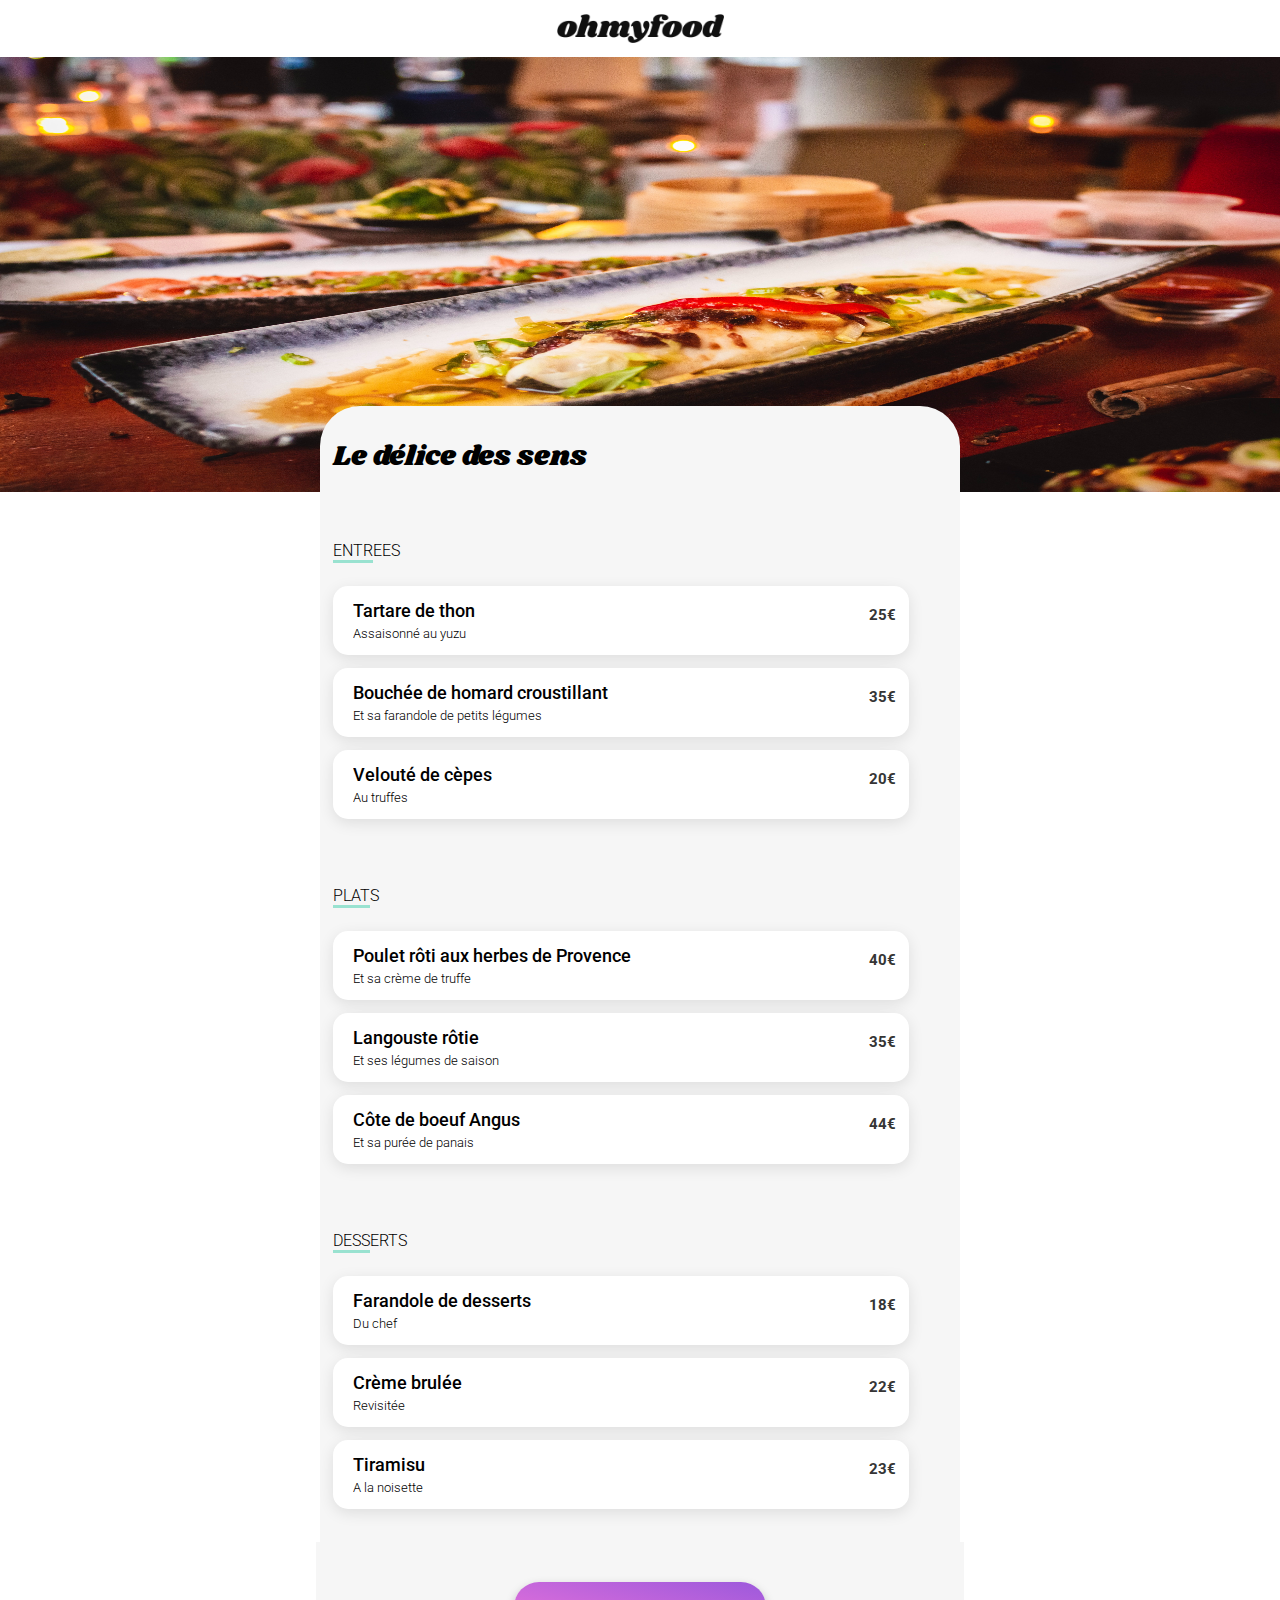
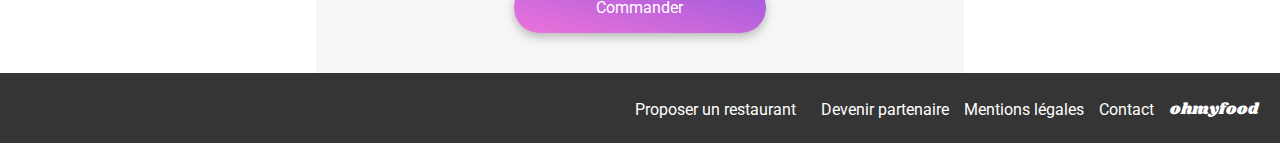
<file: Ledélicedessens.html>
<!DOCTYPE html>
<html lang="fr">
  <head>
    <meta charset="UTF-8" />
    <meta name="viewport" content="width=device-width, initial-scale=1.0" />
    <title>ohmyfood</title>
    <link
      rel="stylesheet"
      href="https://cdnjs.cloudflare.com/ajax/libs/font-awesome/6.4.2/css/all.min.css"
      integrity="sha512-z3gLpd7yknf1YoNbCzqRKc4qyor8gaKU1qmn+CShxbuBusANI9QpRohGBreCFkKxLhei6S9CQXFEbbKuqLg0DA=="
      crossorigin="anonymous"
      referrerpolicy="no-referrer"
    />

    <link rel="stylesheet" href="assets/style.css" />
  </head>
  <body>   
    
      <header>
        <div class="logo">
          <a href="index.html" class="arrow">
            <i class="fa-solid fa-arrow-left"></i>
          </a>
          <img src="assets/logo/ohmyfood.png" alt="ohmyfood" />
        </div>
      </header>
    <main>
      <div class="cardimg">
        <img
          src="assets/restaurants/louis-hansel-shotsoflouis-qNBGVyOCY8Q-unsplash.jpg"
          alt="assiette longue "
        />
      </div>
      <div class="descriptioncard">
        <div class="cardlist">
          <div class="namerestaurant">
            <h1>Le délice des sens</h1>
            <div class="hearthsContainer">
              <i class="far fa-heart hearthsContainer--hearth empty"></i>
              <i class="fas fa-heart hearthsContainer--hearth full"></i>
            </div>
          </div>
        </div>
        <h3 class="menutitle"><span>ENTR</span>EES</h3>
        <div class="anim1">
        <div class="menu">
          <div class="menu__infos">
            <p class="menu__infos--title">Tartare de thon</p>
            <p class="menu__infos--description">Assaisonné au yuzu</p>
          </div>
          <div class="menu__price">
            <p class="menu__price--tarif">25€</p>
          </div>
          <div class="menu__check">
            <i class="fas fa-check-circle menu__check--check"></i>
          </div>
        </div>
        <div class="menu">
          <div class="menu__infos">
            <p class="menu__infos--title">Bouchée de homard croustillant</p>
            <p class="menu__infos--description">
              Et sa farandole de petits légumes
            </p>
          </div>
          <div class="menu__price">
            <p class="menu__price--tarif">35€</p>
          </div>
          <div class="menu__check">
            <i class="fas fa-check-circle menu__check--check"></i>
          </div>
        </div>
        <div class="menu">
          <div class="menu__infos">
            <p class="menu__infos--title">Velouté de cèpes</p>
            <p class="menu__infos--description">
              Au truffes</p>
          </div>
          <div class="menu__price">
            <p class="menu__price--tarif">20€</p>
          </div>
          <div class="menu__check">
            <i class="fas fa-check-circle menu__check--check"></i>
          </div>
        </div>
        </div>
        <div class="cardlist">
          <h3 class="menutitle"><span>PLAT</span>S</h3>
        </div>
        <div class="anim2">
        <div class="menu">
          <div class="menu__infos">
            <p class="menu__infos--title">Poulet rôti aux herbes de Provence</p>
            <p class="menu__infos--description">
              Et sa crème de truffe
            </p>
          </div>
          <div class="menu__price">
            <p class="menu__price--tarif">40€</p>
          </div>
          <div class="menu__check">
            <i class="fas fa-check-circle menu__check--check"></i>
          </div>
        </div>
        <div class="menu">
          <div class="menu__infos">
            <p class="menu__infos--title">Langouste rôtie</p>
            <p class="menu__infos--description">
              Et ses légumes de saison
            </p>
          </div>
          <div class="menu__price">
            <p class="menu__price--tarif">35€</p>
          </div>
          <div class="menu__check">
            <i class="fas fa-check-circle menu__check--check"></i>
          </div>
        </div>
        <div class="menu">
          <div class="menu__infos">
            <p class="menu__infos--title">Côte de boeuf Angus</p>
            <p class="menu__infos--description">Et sa purée de panais</p>
          </div>
          <div class="menu__price">
            <p class="menu__price--tarif">44€</p>
          </div>
          <div class="menu__check">
            <i class="fas fa-check-circle menu__check--check"></i>
          </div>
        </div>
        </div>
        <div class="cardlist"></div>
        <h3 class="menutitle"><span>DESS</span>ERTS</h3>
        <div class="anim3">
        <div class="menu">
          <div class="menu__infos">
            <p class="menu__infos--title">Farandole de desserts</p>
            <p class="menu__infos--description">Du chef</p>
          </div>
          <div class="menu__price">
            <p class="menu__price--tarif">18€</p>
          </div>
          <div class="menu__check">
            <i class="fas fa-check-circle menu__check--check"></i>
          </div>
        </div>
        <div class="menu">
          <div class="menu__infos">
            <p class="menu__infos--title">Crème brulée</p>
            <p class="menu__infos--description">
              Revisitée
            </p>
          </div>
          <div class="menu__price">
            <p class="menu__price--tarif">22€</p>
          </div>
          <div class="menu__check">
            <i class="fas fa-check-circle menu__check--check"></i>
          </div>
        </div>
        <div class="menu">
          <div class="menu__infos">
            <p class="menu__infos--title">Tiramisu</p>
            <p class="menu__infos--description">
              A la noisette
            </p>
          </div>
          <div class="menu__price">
            <p class="menu__price--tarif">23€</p>
          </div>
          <div class="menu__check">
            <i class="fas fa-check-circle menu__check--check"></i>
          </div>
        </div>
      </div>
      </div>
      <div class="commander">
        <div class="button">  Commander</div >
      </div>
    </main>
    <footer class="footer">
      <div class="name">
        <p>ohmyfood</p>
      </div>
      <div class="footer-column">
        <p><i class="fa-solid fa-utensils"></i>Proposer un restaurant</p>
        <p><i class="fa-solid fa-handshake-angle"></i> Devenir partenaire</p>
        <p>Mentions légales</p>
        <a href="mailto:contact@ohmyfood.fr">Contact</a>
      </div>
    </footer>
  </body>
</html>
</file>
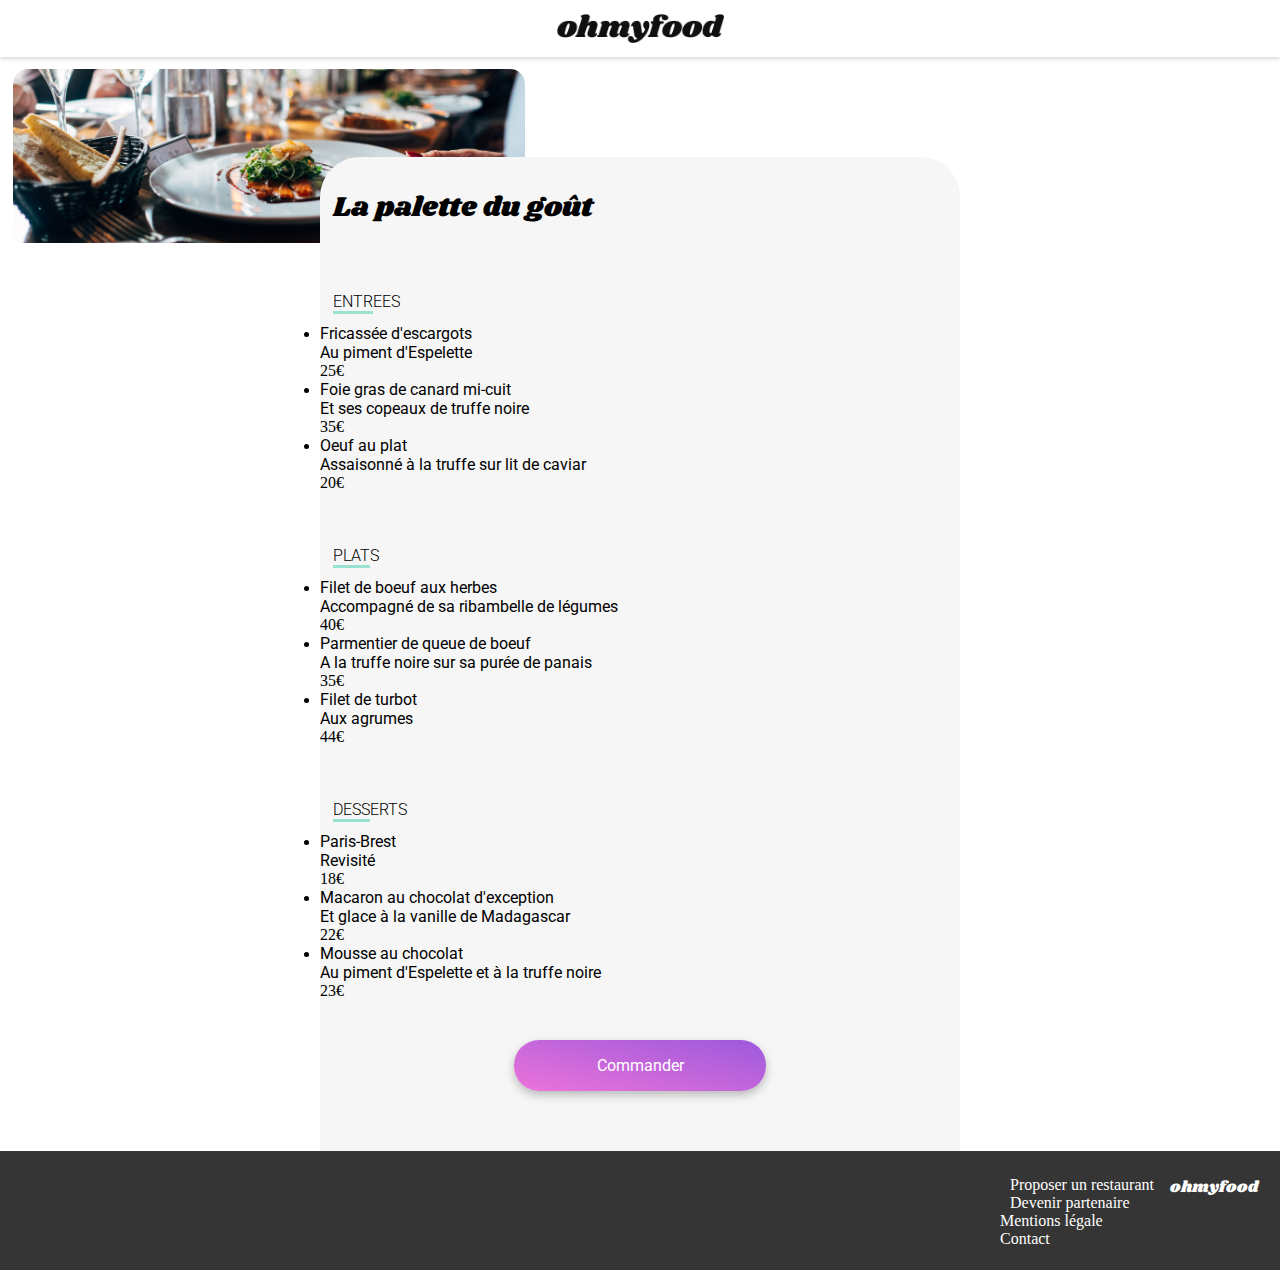
<file: page2.html>
<!DOCTYPE html>
<html lang="fr">
  <head>
    <meta charset="UTF-8" />
    <meta name="viewport" content="width=device-width, initial-scale=1.0" />
    <title>ohmyfood</title>
    <link rel="stylesheet" href="https://cdnjs.cloudflare.com/ajax/libs/font-awesome/6.4.2/css/all.min.css"
    integrity="sha512-z3gLpd7yknf1YoNbCzqRKc4qyor8gaKU1qmn+CShxbuBusANI9QpRohGBreCFkKxLhei6S9CQXFEbbKuqLg0DA=="
    crossorigin="anonymous" referrerpolicy="no-referrer" />
 
    <link rel="stylesheet" href="assets/style.css" />
  </head>

    <body>
        <div class="main container">
            <header>

                <div class="logo">
                    <i class="fa-solid fa-arrow-left"></i>
                    <img src="assets/logo/ohmyfood.png" alt="ohmyfood"/>
                </div>
            </header>
        </div>
    <main>
        <div class="card img">
            <img src="assets/restaurants/jay-wennington-N_Y88TWmGwA-unsplash.jpg" alt="assiette ronde blanche avec plat ">
        </div>
        <div class="descriptioncard">
        <div class="namerestaurant">
            <h1> La palette du goût </h1>
            <i class="fa-regular fa-heart"></i>
        </div>    
        <div class="cardlist">
        </div>
                <h3 class="menutitle">
                     <span>ENTR</span>EES
                </h3>
        <ul class="cardmenulist">
            <li>
                <div class="menudescription">
                <p class="descriptiontitle"> Fricassée d'escargots</p>
                <p class="descriptioninfo"> Au piment d'Espelette</p>
                </div>
                <span class="price"> 25€</span>
            </li>
            <li>
                <div class="menudescription">
                <p class="descriptiontitle"> Foie gras de canard mi-cuit</p>
                <p class="descriptioninfo"> Et ses copeaux de truffe noire</p>
                </div>
                <span class="price"> 35€</span>
            </li>
            <li>
                <div class="menudescription">
                <p class="descriptiontitle"> Oeuf au plat</p>
                <p class="descriptioninfo"> Assaisonné à la truffe sur lit de caviar</p>
                </div>
                <span class="price"> 20€</span>
            </li>
        </ul>
        <div class="cardlist">
                <h3 class="menutitle">
                    <span>PLAT</span>S
                </h3>
        <ul class="cardmenulist">
            <li>
                <div class="menudescription">
                <p class="descriptiontitle"> Filet de boeuf aux herbes</p>
                <p class="descriptioninfo"> Accompagné de sa ribambelle de légumes</p>
                </div>
                <span class="price"> 40€</span>
            </li>
            <li>
                <div class="menudescription">
                <p class="descriptiontitle"> Parmentier de queue de boeuf</p>
                <p class="descriptioninfo"> A la truffe noire sur sa purée de panais</p>
                </div>
                <span class="price"> 35€</span>
            </li>
            <li>
                <div class="menudescription">
                <p class="descriptiontitle"> Filet de turbot</p>
                <p class="descriptioninfo"> Aux agrumes</p>
                </div>
                <span class="price"> 44€</span>
            </li>
        </ul>
        <div class="cardlist">
        </div>
                <h3 class="menutitle">
                    <span>DESS</span>ERTS 
                </h3>
        <ul class="cardmenulist">
            <li>
                <div class="menudescription">
                <p class="descriptiontitle"> Paris-Brest</p>
                <p class="descriptioninfo"> Revisité</p>
                </div>
                <span class="price"> 18€</span>
            </li>
            <li>
                <div class="menudescription">
                <p class="descriptiontitle"> Macaron au chocolat d'exception</p>
                <p class="descriptioninfo"> Et glace à la vanille de Madagascar</p>
                </div>
                <span class="price"> 22€</span>
            </li>
            <li>
                <div class="menudescription">
                <p class="descriptiontitle"> Mousse au chocolat</p>
                <p class="descriptioninfo"> Au piment d'Espelette et à la truffe noire</p>
                </div>
                <span class="price"> 23€</span>
            </li>
        </ul>
        </div>
        <div class="explorer">
             <a class="button" button="Explorernosrestaurants" href="explorernosrestaurants" > Commander</a>
        </div>
    </div>
    </main>
    <footer class="footer">
        <div class="name">
            <p>ohmyfood</p>
        </div>
        <div class="footer-column">
            <ul>
                <li>
                    <i class="fa-solid fa-utensils"></i>
                Proposer un restaurant
                </li>
                <li>      
                    <i class="fa-solid fa-handshake-angle"></i>
                Devenir partenaire
            </li> 
            <li>
                Mentions légale
            </li>
            <li>
                <class="email" href="mail..."> Contact</a>
            </li>
            </ul>
        </div>
    </footer>



    </body>
</html>




















</body>
</file>
<file: assets/style.css>
/****** General ***********/
@import url("https://fonts.googleapis.com/css2?family=Roboto:wght@300;400;500;700;900&family=Shrikhand&display=swap");
* {
  margin: 0;
  padding: 0;
}

.loader {
  display: grid;
  place-items: center;
  height: 100vh;
  left: 0;
  position: fixed;
  inset: 0;
  z-index: 2;
  background-color: #9356DC;
  opacity: 0.9;
  animation: disappear 3s;
  animation-delay: 3s;
  animation-fill-mode: forwards;
  transform-origin: top;
}
.loader::after {
  content: "";
  animation: spin 3s;
  height: 100px;
  width: 100px;
  border-radius: 50px;
  border: 5px solid white;
}

@keyframes disappear {
  0% {
    transform: scale(1);
  }
  100% {
    transform: scale(0);
  }
}
@keyframes spin {
  to {
    transform: rotate(360deg);
  }
}
.container {
  box-sizing: border-box;
}

.fa-solid {
  color: var(--Grey-Tint4, #7E7E7E);
}

.fa-location-dot:before, .fa-map-marker-alt:before {
  color: black;
}

input.text-recherche {
  border: none;
  background-color: #EAEAEA;
}

input::-moz-placeholder {
  color: black;
  font-family: Roboto;
  font-size: 16px;
  font-style: normal;
  font-weight: 500;
  line-height: normal;
}

input::placeholder {
  color: black;
  font-family: Roboto;
  font-size: 16px;
  font-style: normal;
  font-weight: 500;
  line-height: normal;
}

.input placeholder {
  font-family: Roboto;
  font-size: 16px;
  font-style: normal;
  font-weight: 500;
  line-height: normal;
}

.logo {
  padding: 14px 0;
  box-shadow: 0px 2px 4px 0px rgba(0, 0, 0, 0.15);
  position: relative;
  display: flex;
  align-items: center;
  justify-content: center;
}

.arrow {
  color: black;
  position: absolute;
  width: 20px;
  left: 25px;
  top: 50%;
  transform: translateY(-50%);
}

.fa-arrow-left:before {
  color: black;
}

.logo img {
  width: 167px;
}

.navbar {
  display: flex;
  background-color: #EAEAEA;
  justify-content: center;
  align-items: center;
  gap: 17px;
  padding: 15px 0 15px 0;
}

.explorer {
  padding: 40px 30px;
  background: #F6F6F6;
}

.commander {
  padding: 40px 30px;
  background-color: #F6F6F6;
}

.descriptioncard {
  position: relative;
  margin-top: -90px;
  background-color: #f6f6f6;
  padding-top: 20px;
  padding-bottom: 20px;
  border-top-right-radius: 40px;
  border-top-left-radius: 40px;
}

.cardimg {
  position: relative;
  box-sizing: border-box;
  border-radius: 15px;
  background: #FFFFFF;
}

.cardimg img {
  width: 100%;
  height: 435px;
}

h1 {
  font-family: Roboto, sans-serif;
  text-align: center;
  font-size: 24px;
  color: black;
}

h2 {
  font-family: Roboto;
  font-size: 18px;
  text-align: center;
  font-weight: 300;
  margin: 20px 0;
}

h3 {
  font-family: Roboto;
  font-size: 24px;
  font-style: normal;
  font-weight: 700;
  line-height: normal;
  padding: 54px 13px 13px;
}

.cardcontent {
  display: flex;
  align-items: flex-start;
  justify-content: flex-start;
  flex-direction: column;
  padding: 5px 25px 10px 13px;
}

.button {
  width: 218px;
  color: white;
  display: flex;
  flex-wrap: nowrap;
  flex-direction: column;
  justify-content: flex-start;
  align-items: center;
  background: linear-gradient(193deg, #9356DC -11.44%, #FF79DA 123.93%);
  margin: auto;
  padding: 16px 17px;
  border-radius: 25px;
  box-shadow: 0px 4px 10px 0px rgba(0, 0, 0, 0.25);
  text-decoration: none;
  font-size: 16px;
  font-family: Roboto, sans-serif;
}

.button:hover {
  background: linear-gradient(0deg, rgba(255, 255, 255, 0.15) 0%, rgba(255, 255, 255, 0.15) 100%), linear-gradient(201deg, #9356DC -5.2%, #FF79DA 110.74%);
  box-shadow: 0px 4px 15px 0px rgba(0, 0, 0, 0.35);
}

.foncionning {
  padding: 0px 20px 30px 60px;
}

.foncionning h3 {
  margin-bottom: 26px;
}

.foncionning p {
  font-family: Roboto;
  font-size: 15px;
  font-style: normal;
  font-weight: 500;
  line-height: normal;
}

.foncionning ol {
  display: flex;
  row-gap: 24px;
  flex-direction: column;
  flex-wrap: nowrap;
  align-content: center;
  justify-content: center;
}

.foncionning li {
  -moz-column-gap: 15px;
       column-gap: 15px;
  border-radius: 20px;
  background: var(--Background, #F6F6F6);
  box-shadow: 0px 4px 15px 0px rgba(0, 0, 0, 0.15);
  list-style: none;
  position: relative;
  display: flex;
  align-items: center;
  flex-wrap: wrap;
  height: 72px;
  padding: 0 0 0 27px;
  cursor: pointer;
}

.foncionning li:hover {
  background-color: white;
}

.foncionning li:hover i {
  color: var(--Primary, #9356DC);
}

.number {
  color: white;
  background: #9356DC;
  border-radius: 50%;
  position: absolute;
  top: 50%;
  height: 24px;
  width: 24px;
  display: flex;
  align-items: center;
  justify-content: center;
  left: 0;
  transform: translate(-50%, -50%);
}

.restaurants {
  background-color: #f6f6f6;
  width: 100%;
  padding-bottom: 50px;
}

.card img {
  -o-object-fit: cover;
     object-fit: cover;
  width: 100%;
  border-radius: 15px 15px 0 0;
  height: 174px;
}

.cardcontent span {
  color: #000;
  font-family: Roboto;
  font-size: 18px;
  font-style: normal;
  font-weight: 700;
  line-height: normal;
}

.card {
  position: relative;
  box-sizing: border-box;
  border-radius: 15px;
  background: #FFFFFF;
  margin-top: 12px;
  margin-left: 13px;
  margin-right: 13px;
}

.nouveau {
  position: absolute;
  color: var(--Green-Font, #008766);
  text-align: center;
  font-family: Roboto;
  font-size: 14px;
  font-style: normal;
  font-weight: 500;
  line-height: normal;
  top: 20px;
  right: 20px;
  background: #99E2D0;
  padding: 7px 9px;
}

.hearthsContainer {
  position: relative;
  width: 22px;
  cursor: pointer;
  height: 21px;
}
.hearthsContainer.positionned {
  position: absolute;
  right: 10px;
  bottom: 20px;
}
.hearthsContainer--hearth {
  position: absolute;
  left: 50%;
  top: 50%;
  width: 22px;
  height: 21px;
  transform: translate(-50%, -50%);
  font-size: 20px;
  transition: all 1s linear;
}
.hearthsContainer--hearth.empty {
  opacity: 1;
}
.hearthsContainer--hearth.full {
  opacity: 0;
  background: linear-gradient(#9356DC, #FF79DA);
  -webkit-background-clip: text;
  background-clip: text;
  -webkit-text-fill-color: transparent;
  -webkit-text-stroke-color: transparent;
}
.hearthsContainer:hover .hearthsContainer--hearth.empty {
  opacity: 0;
}
.hearthsContainer:hover .hearthsContainer--hearth.full {
  opacity: 1;
}

.fa-heart:before:hover {
  position: absolute;
  opacity: 0;
  background: linear-gradient(#9356DC, #FF79DA);
}

p {
  font-family: "Roboto", sans-serif;
}

.namerestaurant {
  display: flex;
  align-items: center;
  justify-content: space-between;
  padding: 10px 13px;
}

.namerestaurant h1 {
  display: flex;
  font-family: Shrikhand;
  font-size: 28px;
  font-style: normal;
  font-weight: 400;
  line-height: normal;
}

.anim1 {
  animation-duration: 5s;
  animation-name: glissement;
}

@keyframes glissement {
  from {
    margin-left: 100%;
    width: 70%;
  }
  to {
    margin-left: 0%;
    width: 70%;
  }
}
.anim2 {
  animation-duration: 10s;
  animation-name: glissement;
}

@keyframes glissement {
  from {
    margin-left: 100%;
    width: 70%;
  }
  to {
    margin-left: 0%;
    width: 70%;
  }
}
.anim3 {
  animation-duration: 15s;
  animation-name: glissement;
}

@keyframes glissement {
  from {
    margin-left: 100%;
    width: 70%;
  }
  to {
    margin-left: 0%;
    width: 70%;
  }
}
.menutitle {
  font-size: 16px;
  font-weight: 300;
}

.menutitle span {
  border: solid;
  border-top: none;
  border-right: none;
  border-left: none;
  border-bottom-color: #99E2D0;
  padding: 40px 0px 0 0px;
}

.menu {
  overflow: hidden;
  border-radius: 15px;
  background-color: #FFFFFF;
  justify-content: space-between;
  margin: 13px;
  cursor: pointer;
  padding: 15px 0 15px 10px;
  gap: 3px;
  box-sizing: border-box;
  box-shadow: 0px 4px 15px 0px rgba(0, 0, 0, 0.1019607843);
  display: flex;
  width: 90%;
  height: 69px;
  align-items: center;
}
.menu__infos {
  padding: 10px;
  white-space: nowrap;
  overflow: hidden;
  text-overflow: ellipsis;
  flex: 1;
}
.menu__infos--title {
  font-size: 18px;
  font-weight: bold;
  margin-bottom: 5px;
  overflow: hidden;
  text-overflow: ellipsis;
  overflow: hidden;
  color: #000;
  white-space: nowrap;
  font-family: Roboto;
  font-style: normal;
  font-weight: 500;
  line-height: normal;
}
.menu__infos--description {
  overflow: hidden;
  color: #000;
  text-overflow: ellipsis;
  white-space: nowrap;
  font-family: Roboto;
  font-size: 13px;
  font-style: normal;
  font-weight: 300;
  line-height: normal;
}
.menu__price--tarif {
  padding: 0 10px 10px 10px;
  color: #353535;
  text-align: center;
  font-family: Roboto;
  font-size: 15.043px;
  font-style: normal;
  font-weight: 700;
  line-height: normal;
}
.menu__check {
  display: flex;
  align-items: center;
  justify-content: center;
  height: 69px;
  max-width: 0;
  overflow: hidden;
  width: 30%;
  background: var(--Green, #99E2D0);
  transition: all 0.5s linear;
  border-radius: 0 15px 15px 0;
}
.menu__check--check {
  color: white;
  font-size: 30px;
  transition: all 0.5s linear;
}
.menu:hover .menu__check {
  max-width: 50px;
}
.menu:hover .menu__check--check {
  transform: rotateZ(360deg);
}

.footer {
  display: flex;
  flex-flow: column;
  gap: 16px;
  padding: 25px 22px 22px 25px;
  background: #353535;
  color: white;
}

.name p {
  color: var(--White, #FFF);
  font-family: Shrikhand;
  font-size: 18px;
  font-style: normal;
  font-weight: 400;
  line-height: normal;
}

.footer-column {
  font-size: 16px;
}

.footer-column i {
  margin-right: 10px;
}

.footer p {
  font-size: 16px;
  display: flex;
  flex-wrap: wrap;
  align-items: center;
}

.footer a {
  color: white;
  font-size: 16px;
  display: flex;
  flex-wrap: wrap;
  align-items: center;
  border: none;
  text-decoration: none;
  font-family: "Roboto", sans-serif;
}

.footer ul {
  list-style-type: none;
}

.footer-column .fa-solid {
  color: white;
}

/****** Media queries ***********/
@media screen and (min-width: 1200px) {
  .choix {
    display: flex;
    justify-content: center;
    gap: 20px;
  }
  .listrestaurant {
    display: flex;
    flex-direction: row;
    flex-wrap: wrap;
    justify-content: space-around;
  }
  .foncionning li {
    width: 280px;
  }
  .card {
    width: 40%;
  }
  .cardimg img {
    width: 100%;
    height: 435px;
  }
  .restaurants h3 {
    padding-left: 70px;
  }
  .foncionning ol {
    gap: 40px;
    flex-direction: row;
    flex-wrap: wrap;
    align-content: center;
    justify-content: flex-start;
  }
  .restaurants {
    max-width: 1440px;
    padding-bottom: 50px;
  }
  .cardimg img {
    height: 435px;
  }
  .descriptioncard {
    width: 50%;
    margin-left: auto;
    margin-right: auto;
  }
  .commander {
    width: 46%;
    margin-left: auto;
    margin-right: auto;
  }
  .footer {
    flex-flow: nowrap;
    display: flex;
    flex-direction: row-reverse;
  }
  .footer-column {
    display: flex;
    gap: 15px;
    justify-content: right;
  }
}/*# sourceMappingURL=style.css.map */
</file>
